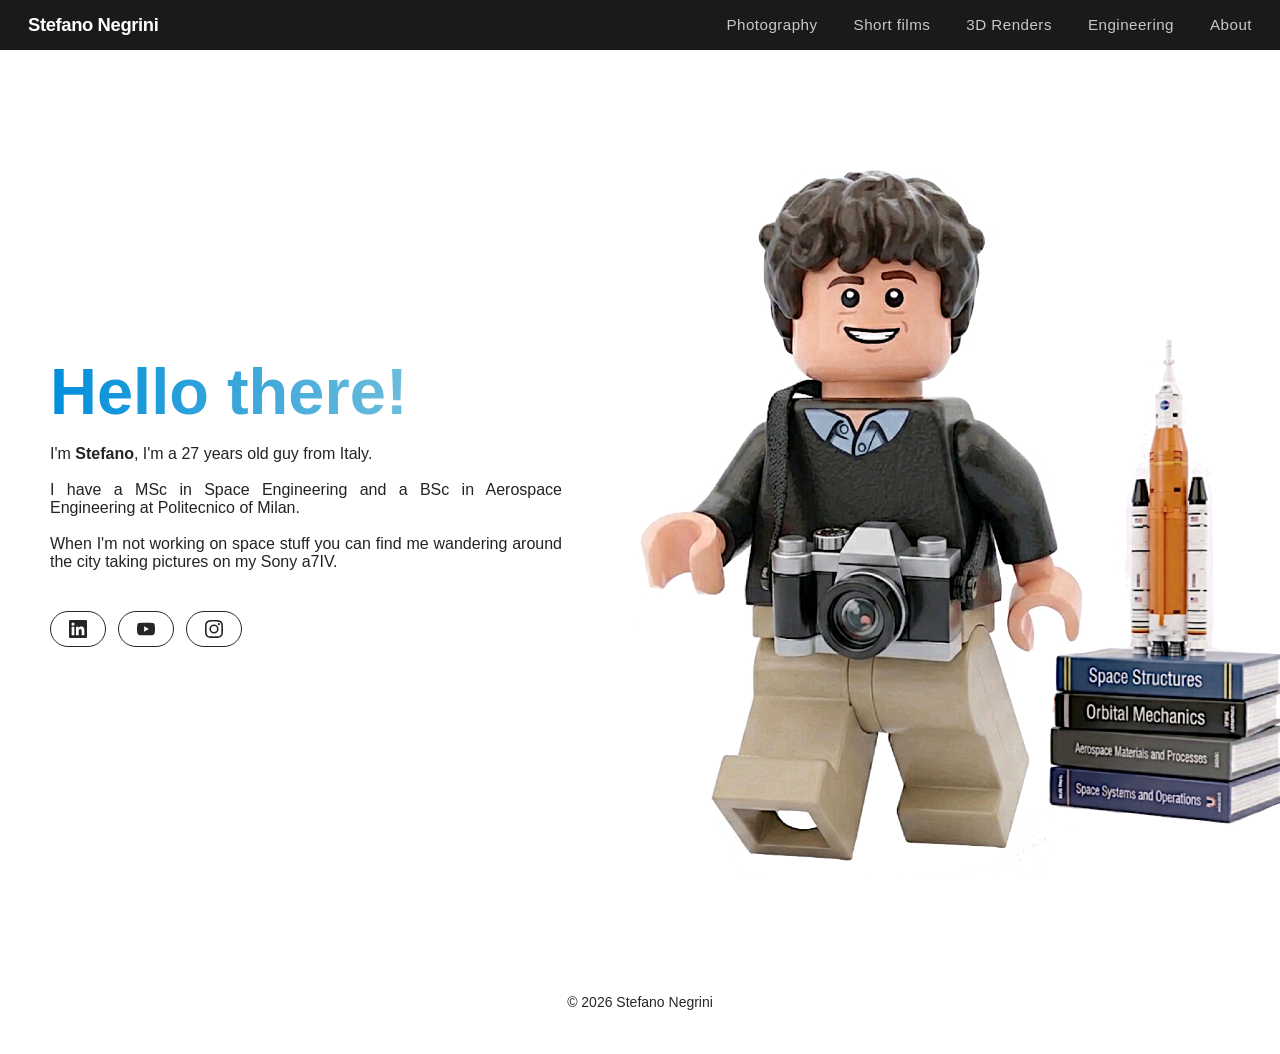
<file: about.html>
<!DOCTYPE html>
<html lang="it">
  <head>
    <meta charset="UTF-8" />
    <meta name="viewport" content="width=device-width, initial-scale=1.0" />
    <title>Stefano Negrini-photography</title>
    <link rel="stylesheet" href="style2.css" />
  </head>
  <body>

    <nav class="navbar">
        <div class="logo">
          <a href="index.html">Stefano Negrini</a>
        </div>

        <button class="menu-toggle" aria-label="Apri menu">
          <span></span>
          <span></span>
          <span></span>
        </button>

        <ul class="navlinks">
          <li><a href="photography.html">Photography</a></li>
          <li><a href="shortfilms.html">Short films</a></li>
          <li><a href="3drenders.html">3D Renders</a></li>
          <li><a href="engineering.html">Engineering</a></li>
          <li><a href="about.html">About</a></li>
        </ul>
    </nav>



    <div class="about-content">
        <div class="about-testo">
            <p class="title-about">Hello there!</p>
            <p class="par-about">
                I'm <b>Stefano</b>, I'm a 27 years old guy from Italy. <br><br>
                I have a MSc in Space Engineering
                and a BSc in Aerospace Engineering at Politecnico of Milan.
                <br><br>
                When I'm not working on space stuff you can find me wandering around
                the city taking pictures on my Sony a7IV.
            </p>



                <div class="social-links">
                  <a href="https://www.linkedin.com/in/stefano-negrini-" target="_blank" class="social-btn" aria-label="LinkedIn">
                    <svg xmlns="http://www.w3.org/2000/svg" width="18" height="18" viewBox="0 0 24 24" fill="currentColor"><path d="M20.447 20.452h-3.554v-5.569c0-1.328-.027-3.037-1.852-3.037-1.853 0-2.136 1.445-2.136 2.939v5.667H9.351V9h3.414v1.561h.046c.477-.9 1.637-1.85 3.37-1.85 3.601 0 4.267 2.37 4.267 5.455v6.286zM5.337 7.433a2.062 2.062 0 0 1-2.063-2.065 2.064 2.064 0 1 1 2.063 2.065zm1.782 13.019H3.555V9h3.564v11.452zM22.225 0H1.771C.792 0 0 .774 0 1.729v20.542C0 23.227.792 24 1.771 24h20.451C23.2 24 24 23.227 24 22.271V1.729C24 .774 23.2 0 22.222 0h.003z"/></svg>
                    
                  </a>
                  <a href="https://www.youtube.com/@stefanonegrini1280" target="_blank" class="social-btn" aria-label="YouTube">
                    <svg xmlns="http://www.w3.org/2000/svg" width="18" height="18" viewBox="0 0 24 24" fill="currentColor"><path d="M23.498 6.186a3.016 3.016 0 0 0-2.122-2.136C19.505 3.545 12 3.545 12 3.545s-7.505 0-9.377.505A3.017 3.017 0 0 0 .502 6.186C0 8.07 0 12 0 12s0 3.93.502 5.814a3.016 3.016 0 0 0 2.122 2.136c1.871.505 9.376.505 9.376.505s7.505 0 9.377-.505a3.015 3.015 0 0 0 2.122-2.136C24 15.93 24 12 24 12s0-3.93-.502-5.814zM9.545 15.568V8.432L15.818 12l-6.273 3.568z"/></svg>
                  
                  </a>
                  <a href="https://www.instagram.com/ste_reoscopic_" target="_blank" class="social-btn" aria-label="Instagram">
                    <svg xmlns="http://www.w3.org/2000/svg" width="18" height="18" viewBox="0 0 24 24" fill="currentColor"><path d="M12 2.163c3.204 0 3.584.012 4.85.07 3.252.148 4.771 1.691 4.919 4.919.058 1.265.069 1.645.069 4.849 0 3.205-.012 3.584-.069 4.849-.149 3.225-1.664 4.771-4.919 4.919-1.266.058-1.644.07-4.85.07-3.204 0-3.584-.012-4.849-.07-3.26-.149-4.771-1.699-4.919-4.92-.058-1.265-.07-1.644-.07-4.849 0-3.204.013-3.583.07-4.849.149-3.227 1.664-4.771 4.919-4.919 1.266-.057 1.645-.069 4.849-.069zM12 0C8.741 0 8.333.014 7.053.072 2.695.272.273 2.69.073 7.052.014 8.333 0 8.741 0 12c0 3.259.014 3.668.072 4.948.2 4.358 2.618 6.78 6.98 6.98C8.333 23.986 8.741 24 12 24c3.259 0 3.668-.014 4.948-.072 4.354-.2 6.782-2.618 6.979-6.98.059-1.28.073-1.689.073-4.948 0-3.259-.014-3.667-.072-4.947-.196-4.354-2.617-6.78-6.979-6.98C15.668.014 15.259 0 12 0zm0 5.838a6.162 6.162 0 1 0 0 12.324 6.162 6.162 0 0 0 0-12.324zM12 16a4 4 0 1 1 0-8 4 4 0 0 1 0 8zm6.406-11.845a1.44 1.44 0 1 0 0 2.881 1.44 1.44 0 0 0 0-2.881z"/></svg>
                    
                  </a>
                </div>          
        </div>
        
        


    
        <img src="foto/gem def3 copia.png">

        
    </div>



    <footer>
      <p>© 2026 Stefano Negrini</p>
    </footer>
     <script src="script2.js"></script>
  </body>
</html>
</file>
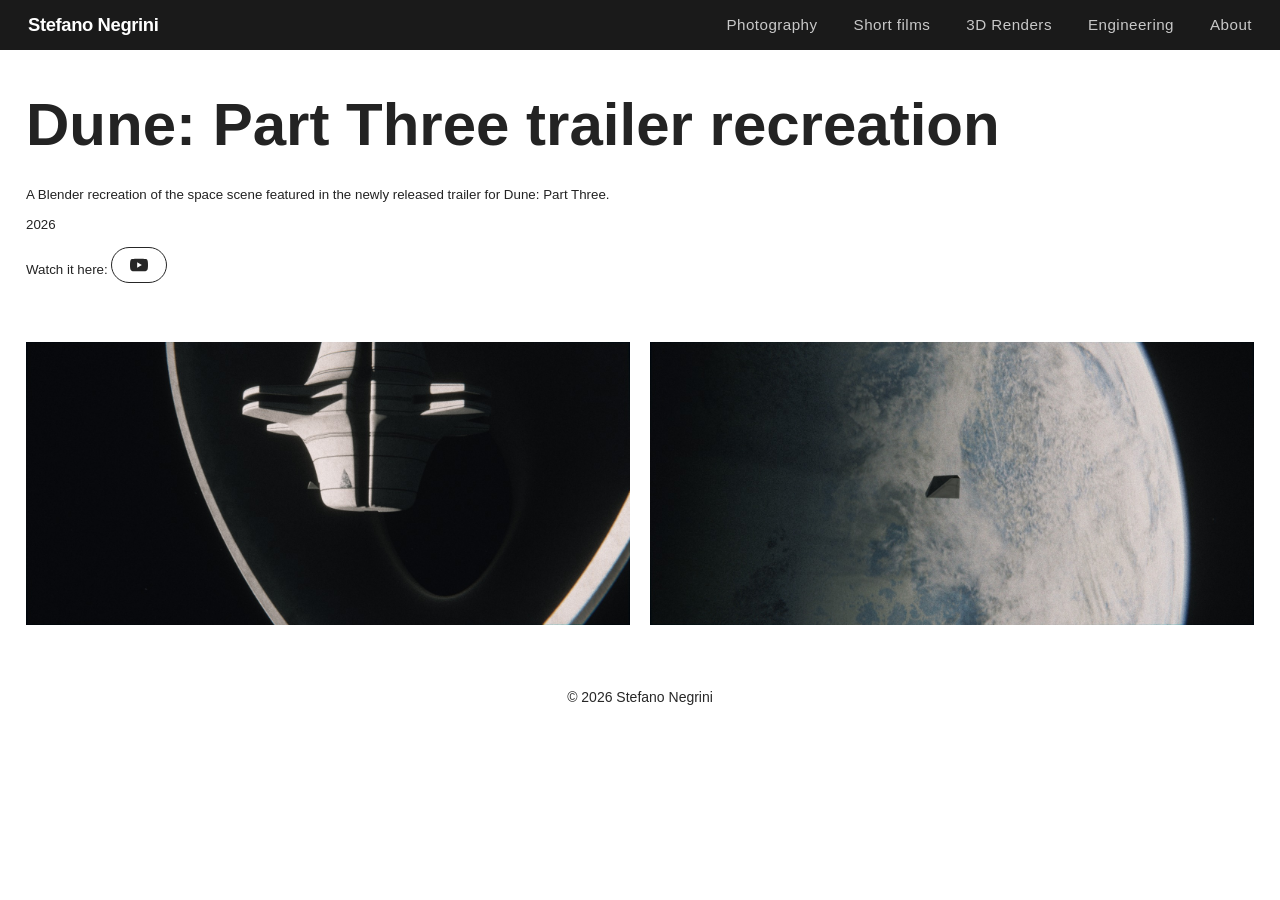
<file: dune.html>
<!DOCTYPE html>
<html lang="it">
  <head>
    <meta charset="UTF-8" />
    <meta name="viewport" content="width=device-width, initial-scale=1.0" />
    <title>Stefano Negrini-3D Renders-Dune</title>
    <link rel="stylesheet" href="style2.css" />
    <link rel="stylesheet" href="3drendersstyle.css" />
  </head>
   <body>

    <nav class="navbar">
      <div class="logo">
        <a href="index.html">Stefano Negrini</a>
      </div>

      <button class="menu-toggle" aria-label="Apri menu">
        <span></span>
        <span></span>
        <span></span>
      </button>

      <ul class="navlinks">
        <li><a href="photography.html">Photography</a></li>
        <li><a href="shortfilms.html">Short films</a></li>
        <li><a href="3drenders.html">3D Renders</a></li>
        <li><a href="engineering.html">Engineering</a></li>
        <li><a href="about.html">About</a></li>
      </ul>
    </nav>





    <main>

        <header class="titoli-render">
        <h1>Dune: Part Three trailer recreation</h1>
        <p><br>A Blender recreation of the space scene featured in the newly released trailer for Dune: Part Three.
            <br><br>2026<br><br>


             Watch it here:
             <a href="https://www.youtube.com/watch?v=t3C8PqL3LYU" target="_blank" class="social-btn" aria-label="YouTube">
                    <svg xmlns="http://www.w3.org/2000/svg" width="18" height="18" viewBox="0 0 24 24" fill="currentColor"><path d="M23.498 6.186a3.016 3.016 0 0 0-2.122-2.136C19.505 3.545 12 3.545 12 3.545s-7.505 0-9.377.505A3.017 3.017 0 0 0 .502 6.186C0 8.07 0 12 0 12s0 3.93.502 5.814a3.016 3.016 0 0 0 2.122 2.136c1.871.505 9.376.505 9.376.505s7.505 0 9.377-.505a3.015 3.015 0 0 0 2.122-2.136C24 15.93 24 12 24 12s0-3.93-.502-5.814zM9.545 15.568V8.432L15.818 12l-6.273 3.568z"/></svg>
                  
                  </a>
            
            <br><br>
        
        
        </p>
        </header>
        
       <div class="cont-render cont-render-dune">
        <img src="foto/render pictures/dune1.jpeg">
        <img src="foto/render pictures/dune2.jpeg">
       </div>


    </main>
    <footer>
      <p>© 2026 Stefano Negrini</p>
    </footer>
    
    <script src="script2.js"></script>
   </body>
</html>
</file>
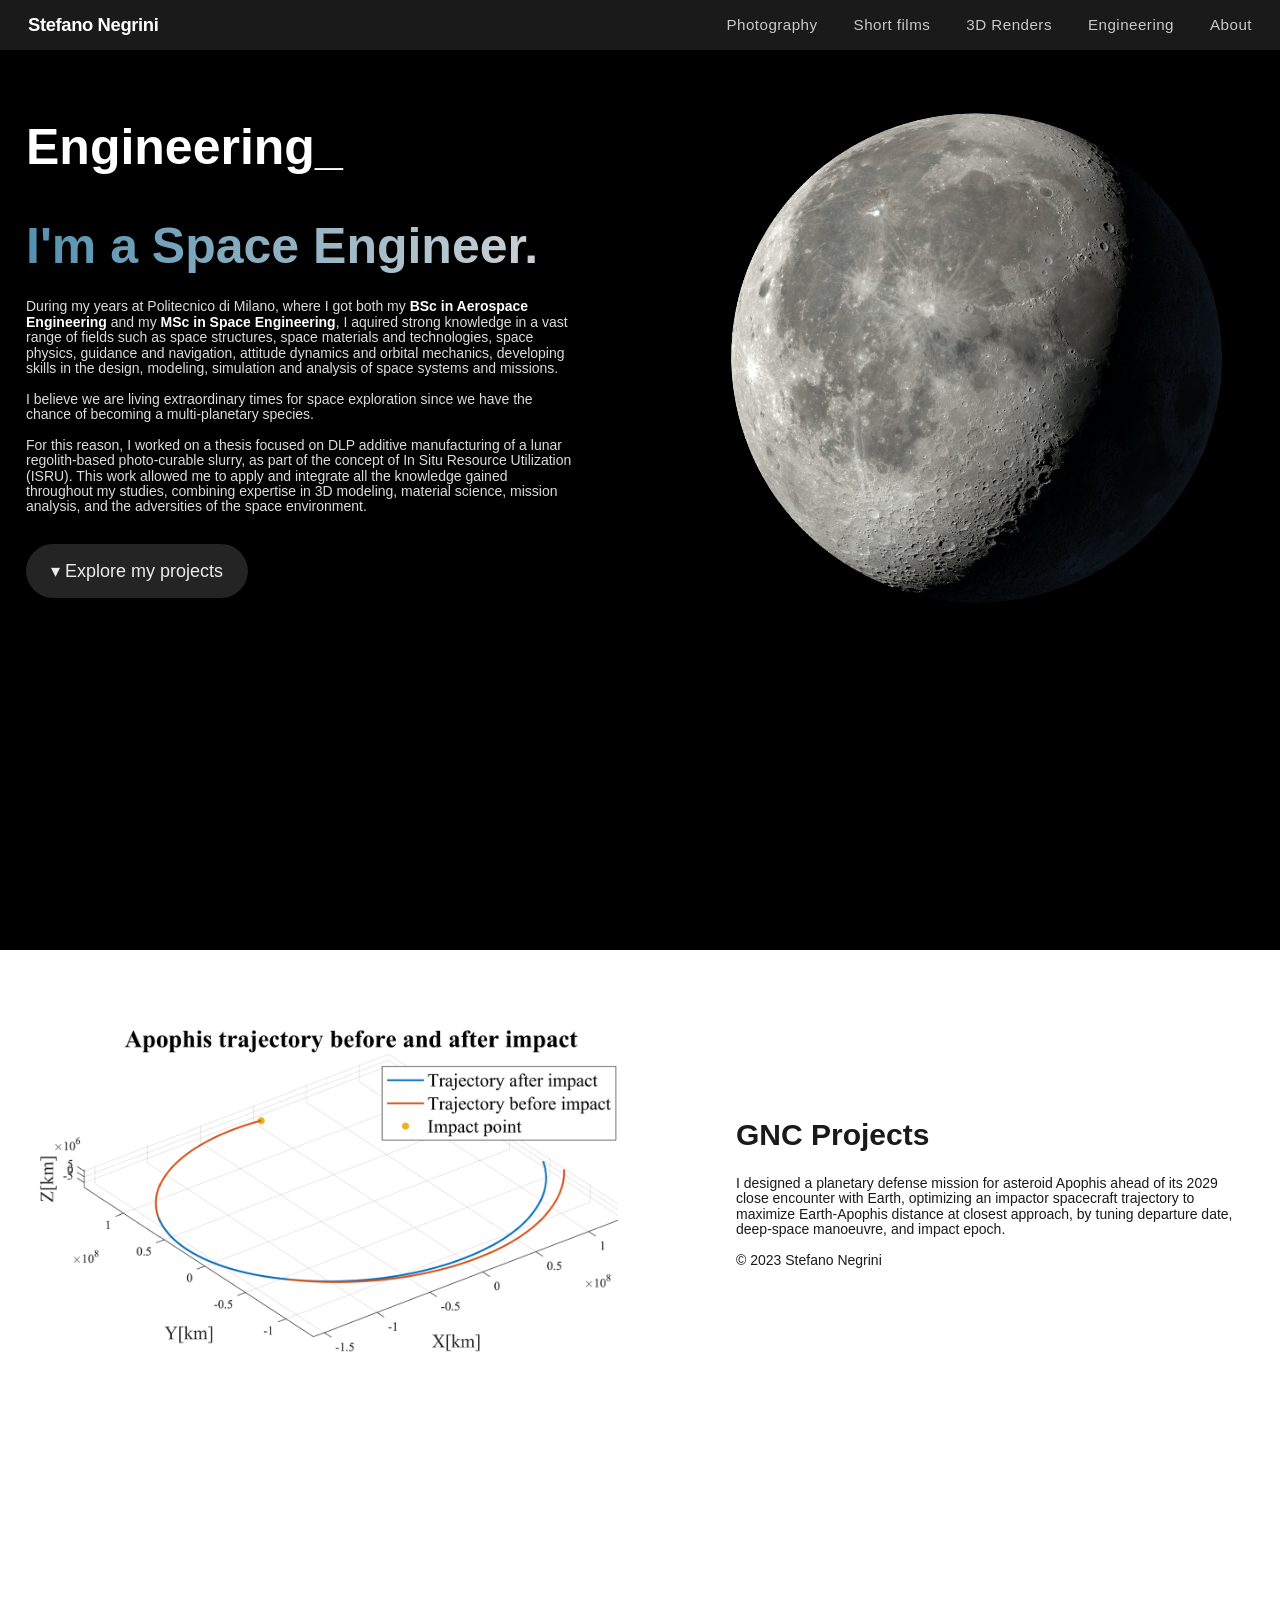
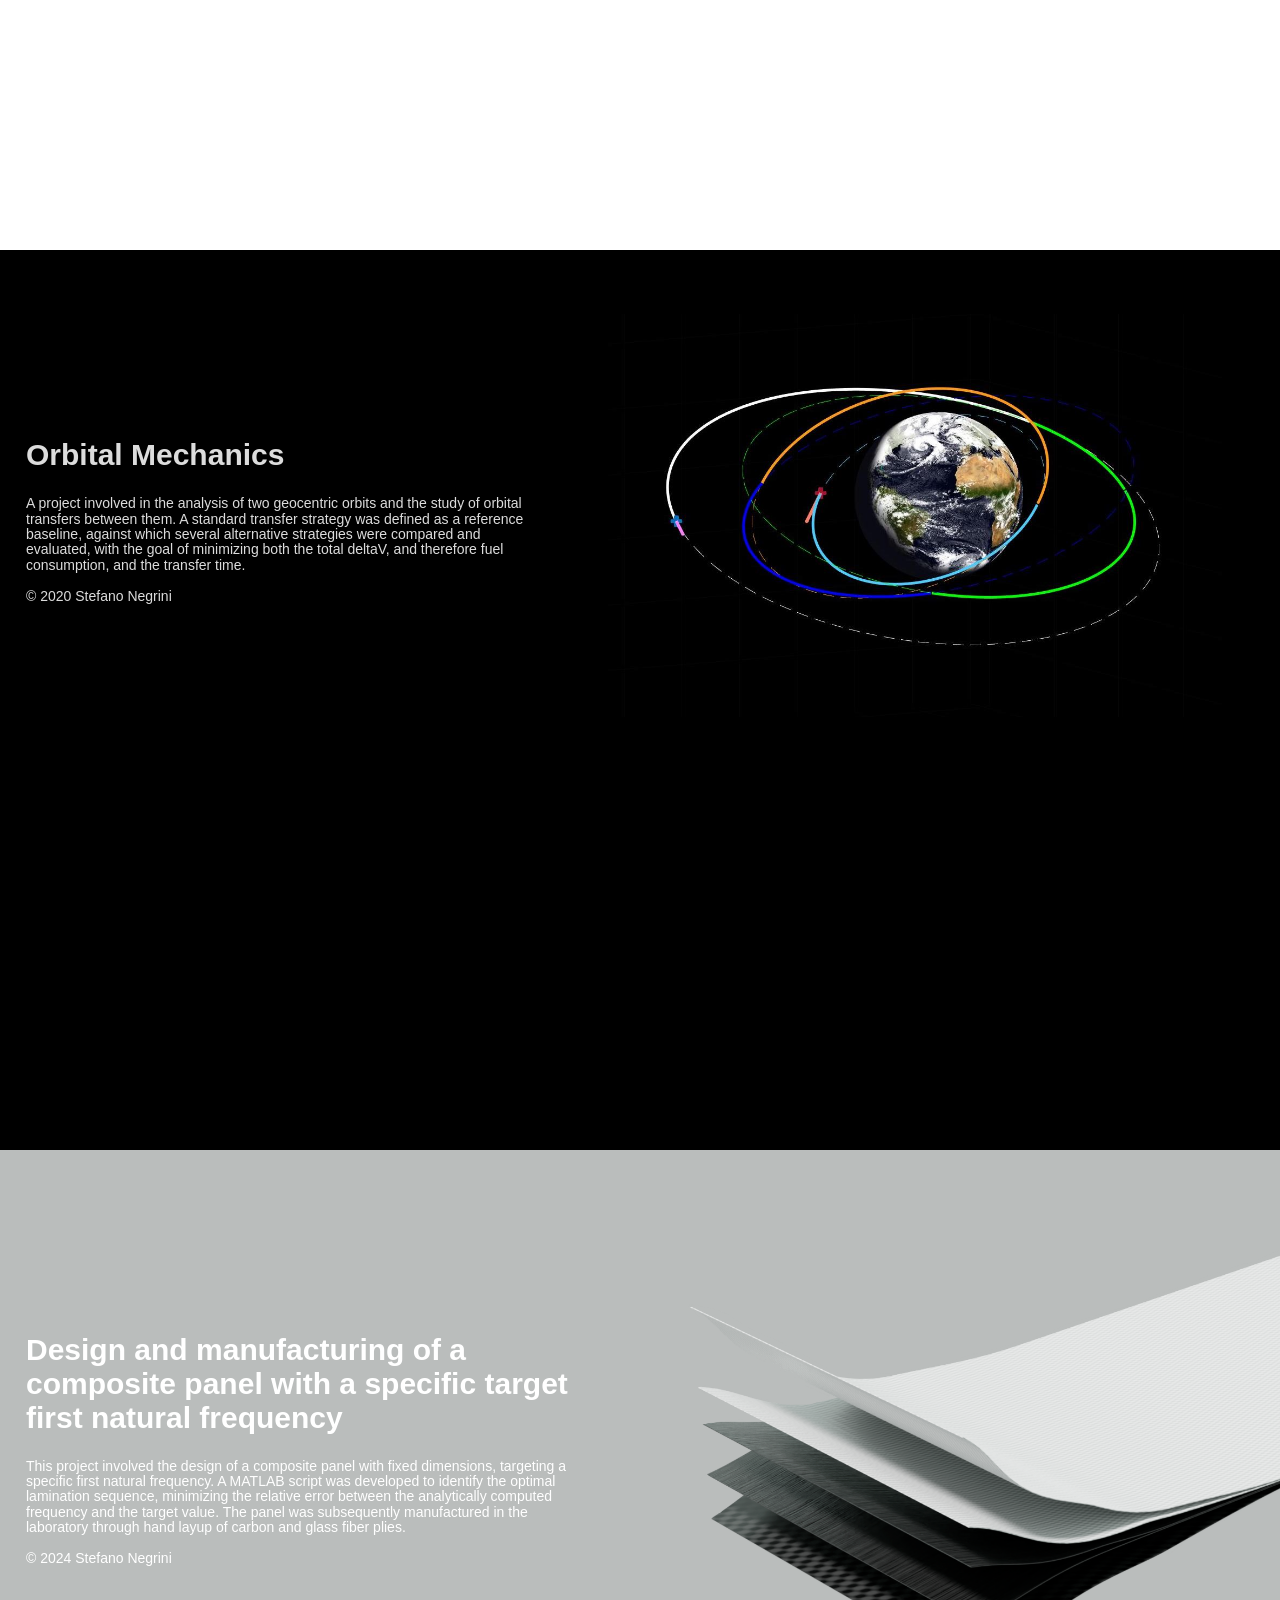
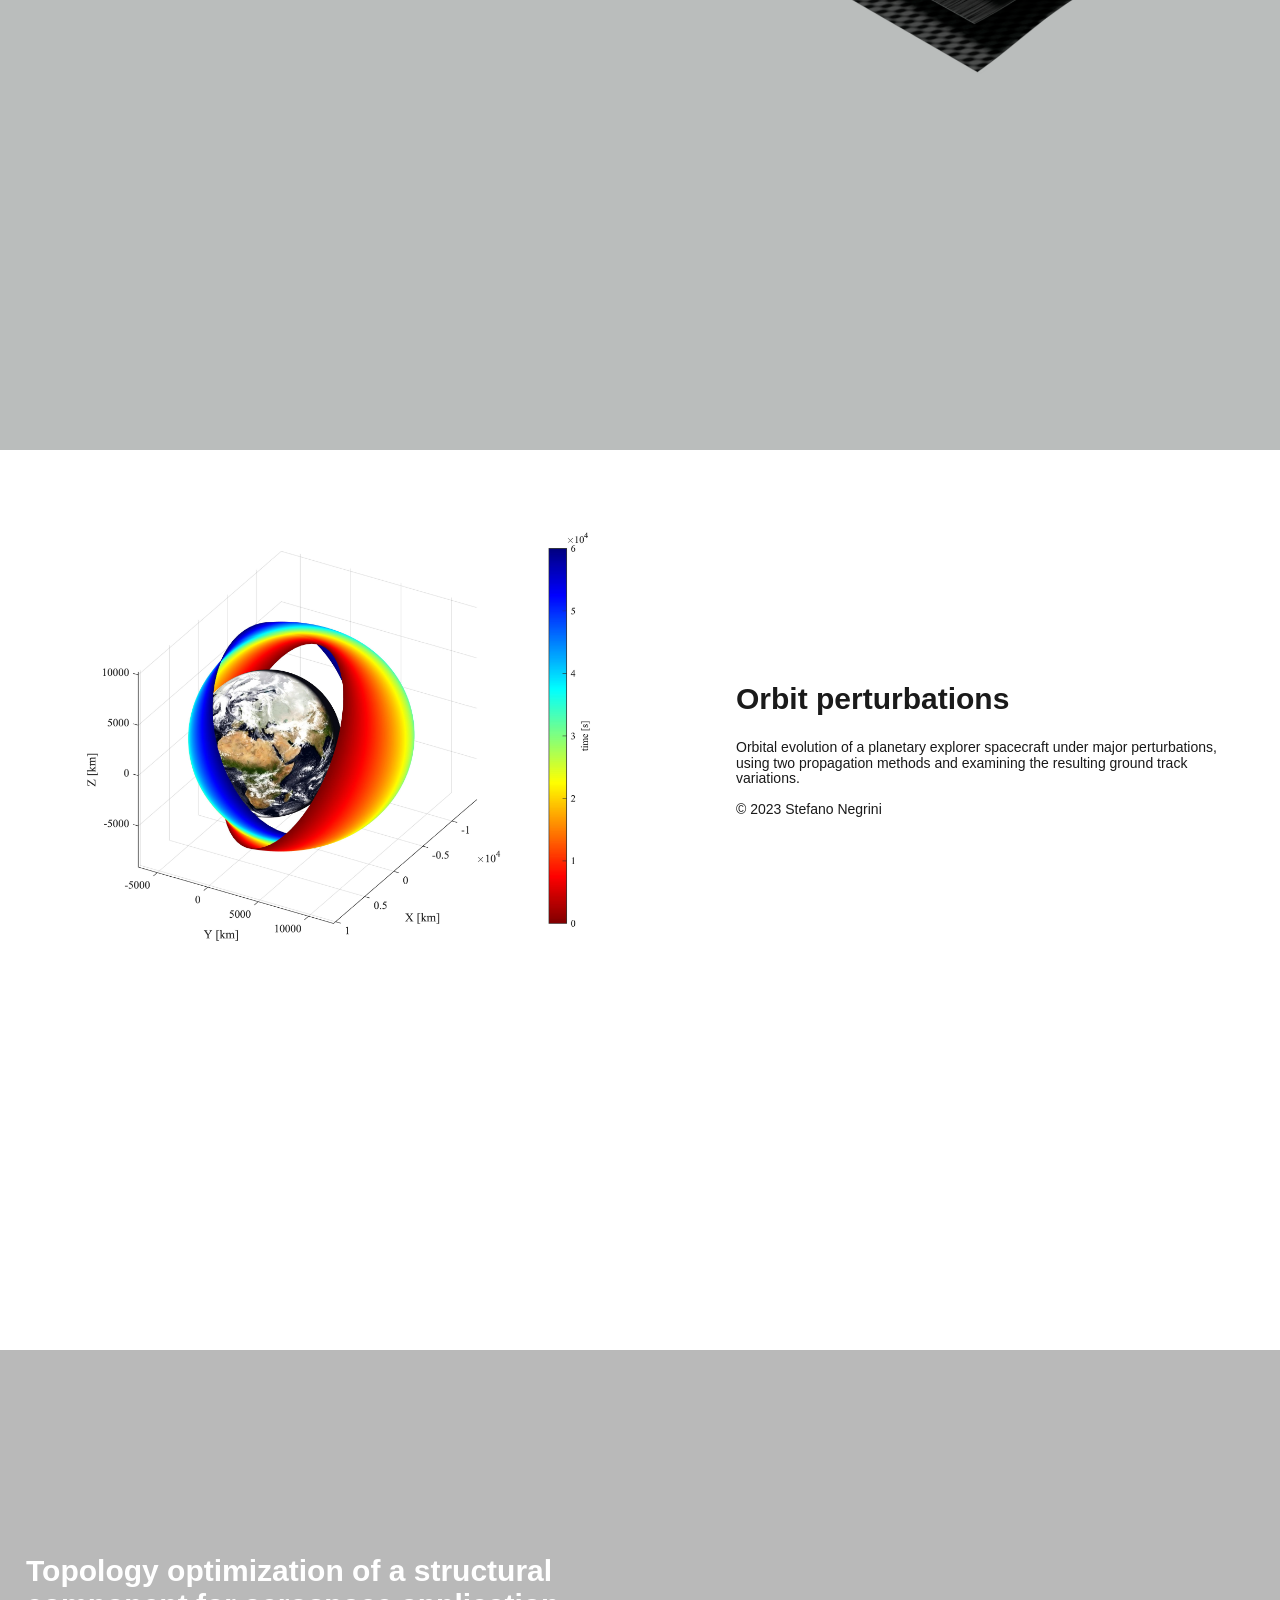
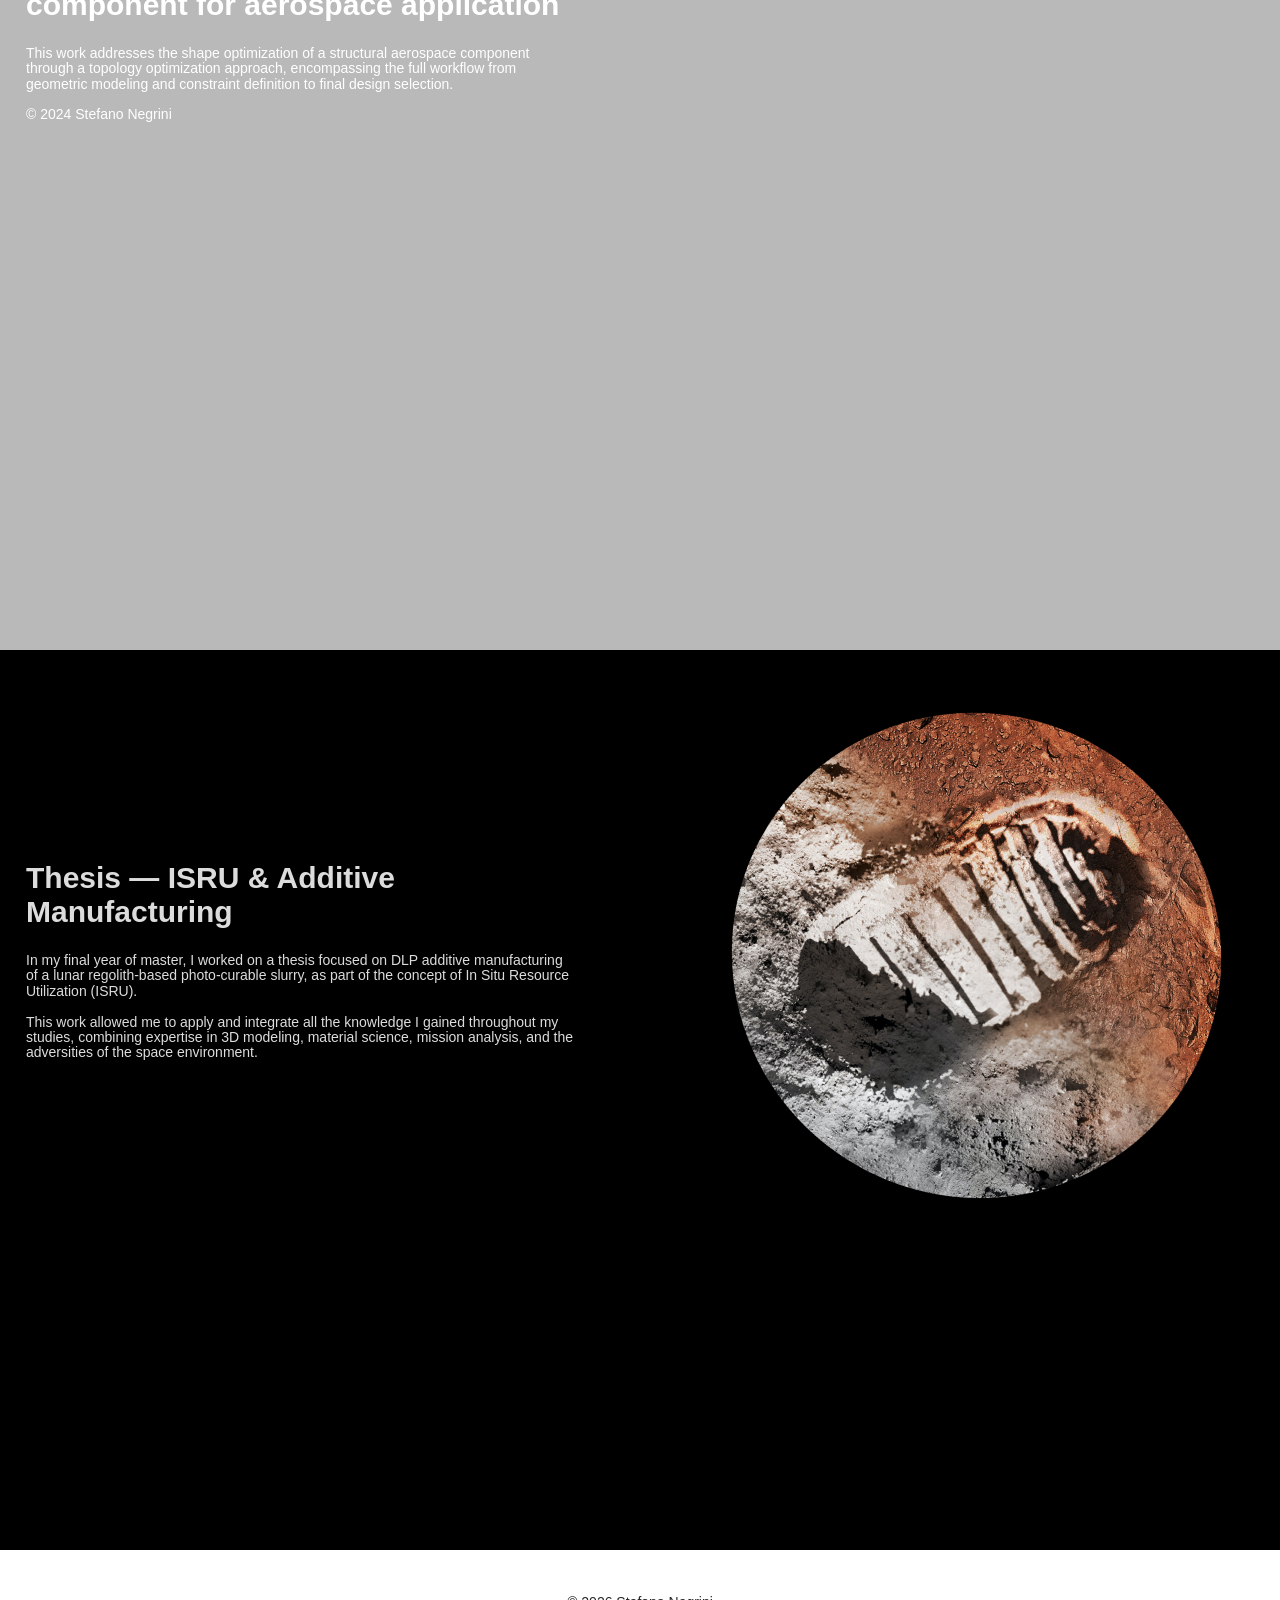
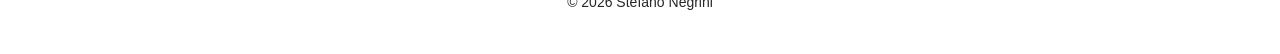
<file: engineering.html>
<!DOCTYPE html>
<html lang="en">
  <head>
    <meta charset="UTF-8" />
    <meta name="viewport" content="width=device-width, initial-scale=1.0" />
    <title>Stefano Negrini - Engineering</title>
    <link rel="stylesheet" href="style2.css" />
    <link rel="stylesheet" href="3drendersstyle.css" />
    <link rel="stylesheet" href="engineering.css" />
    <link rel="stylesheet" href="scrollreveal.css" />
  </head>
  <body>

    <nav class="navbar">
      <div class="logo">
        <a href="index.html">Stefano Negrini</a>
      </div>
      <button class="menu-toggle" aria-label="Open menu">
        <span></span>
        <span></span>
        <span></span>
      </button>
      <ul class="navlinks">
        <li><a href="photography.html">Photography</a></li>
        <li><a href="shortfilms.html">Short films</a></li>
        <li><a href="3drenders.html">3D Renders</a></li>
        <li><a href="engineering.html">Engineering</a></li>
        <li><a href="about.html">About</a></li>
      </ul>
    </nav>

    <main>

      <!-- PAGE TITLE 
      <section class="section-pagetitle">
        <h1 class="page-title">Engineering_</h1>
      </section>-->

      <!-- INTRO + MOON -->
      <section class="section-dark">
        
        <div class="section-inner">
          
          <div class="text-block">
             <h1 class="page-title">Engineering_</h1>
            <h2 class="section-heading-me">I'm a Space Engineer.</h2>
            <p class="par-engineering">
              During my years at Politecnico di Milano, where I got both my <par style="color: white; font-weight: 900;">BSc in Aerospace Engineering</par>
              and my <par style="color: white; font-weight: 900;"> MSc in Space Engineering</par>, I aquired strong knowledge in a vast range of fields
              such as space structures, space materials and technologies, space physics, guidance and navigation, attitude dynamics and orbital mechanics,
              developing skills in the design, modeling, simulation and analysis
              of space systems and missions.<br><br>
              <!--Through hands-on work with tools like ANSYS for CFD analysis, MATLAB/Simulink for system simulation,
              and CAD software for structural and mechanical design, I built the ability to validate analytical models
              through both numerical methods and experimental tests.<br><br> -->
              I believe we are living extraordinary times for space exploration since we have the chance of becoming
              a multi-planetary species.<br><br>
              For this reason, I worked on a thesis focused on DLP additive manufacturing of a lunar
              regolith-based photo-curable slurry, as part of the concept of In Situ Resource Utilization (ISRU).
              This work allowed me to apply and integrate all the knowledge gained throughout my studies,
              combining expertise in 3D modeling, material science, mission analysis, and the adversities
              of the space environment.<br><br>
            </p>

            <button class="button-eng" onclick="document.getElementById('gnc').scrollIntoView({behavior: 'smooth'})">&#9662 Explore my projects
              
            </button>
          </div>
          <img src="foto/moon.png" class="moon-img">
        </div>
      </section>

      <!-- GNC PROJECTS -->
      <section class="section-light" id="gnc">
        <div class="section-inner">
         <img src="foto/E3Deflection.png" class="eng-img"> 
         <div class="text-block">
            <h2 class="section-heading">GNC Projects</h2>
            <p class="par-engineering">
               I designed a planetary defense mission for asteroid Apophis ahead of its 2029 close encounter 
               with Earth, optimizing an impactor spacecraft trajectory to maximize Earth-Apophis distance at 
               closest approach, by tuning departure date, deep-space manoeuvre, and impact epoch.<br><br>© 2023 Stefano Negrini
            </p>
          </div>
          
        </div>
      </section>

       <!-- ORBITAL MECHANICS PROJECTS -->
      <section class="section-dark">
        <div class="section-inner">
          <div class="text-block">
            <h2 class="section-heading">Orbital Mechanics</h2>
            <p class="par-engineering">
              A project involved in the analysis of two geocentric orbits and the study of orbital 
              transfers between them. A standard transfer strategy was 
              defined as a reference baseline, against which several alternative strategies were compared
               and evaluated, with the goal of minimizing both the total deltaV, and therefore fuel consumption, and the transfer time.
               <br><br>© 2020 Stefano Negrini
            </p>
          </div>
          <img src="foto/Efficient_black.jpg" class="eng-img"> 
        </div>
      </section>
      
      
      <section class="section-grey">
              <div class="section-inner">
                <div class="text-block">
                  <h2 class="section-heading">Design and manufacturing of a composite panel with a specific target first natural frequency</h2>
                  <p class="par-engineering">
                    This project involved the design of a composite panel with fixed dimensions,
                     targeting a specific first natural frequency. A MATLAB script was developed to 
                     identify the optimal lamination sequence, minimizing the relative error between
                      the analytically computed frequency and the target value. The panel was subsequently 
                      manufactured in the laboratory through hand layup of carbon and glass fiber plies.
                      <br><br>© 2024 Stefano Negrini
                  </p>
                </div>
                <img src="foto/pannello.png" class="eng-img-panel"> 
                
              </div>
            </section>


            <!-- ORBITAL MECHANICS PROJECTS -->
      <section class="section-light">
        <div class="section-inner">
           <img src="foto/ORBITWOW2.jpg" class="eng-img"> 
          <div class="text-block">
            <h2 class="section-heading">Orbit perturbations</h2>
            <p class="par-engineering">
              Orbital evolution of a planetary explorer spacecraft under major perturbations,
               using two propagation methods and examining the resulting ground track variations.<br><br>© 2023 Stefano Negrini
            </p>
          </div>
         
        </div>
      </section>

      <section class="section-grey2">
              <div class="section-inner">
                <div class="text-block">
                  <h2 class="section-heading">Topology optimization of a structural component for aerospace application</h2>
                  <p class="par-engineering">
                    This work addresses the shape optimization of a structural aerospace component through a topology 
                    optimization approach, encompassing the full workflow from geometric modeling and constraint definition to
                     final design selection.
                     <br><br>© 2024 Stefano Negrini
                  </p>
                </div>
                <img src="foto/pezzo.png" class="eng-img-pezzo"> 
                
              </div>
            </section>
      
      
  


  





      <!-- THESIS -->
      <section class="section-dark">
        <div class="section-inner">
          <div class="text-block">
            <h2 class="section-heading">Thesis — ISRU &amp; Additive Manufacturing</h2>
            <p class="par-engineering">
              In my final year of master, I worked on a thesis focused on DLP additive manufacturing of a lunar
              regolith-based photo-curable slurry, as part of the concept of In Situ Resource Utilization (ISRU).
              <br><br>This work allowed me to apply and integrate all the knowledge I gained throughout my studies,
              combining expertise in 3D modeling, material science, mission analysis, and the adversities
              of the space environment.
            </p>
          </div>
          <img src="foto/foot.png" class="moon-img"> 
          
        </div>
      </section>

    </main>
    <footer>
      <p>© 2026 Stefano Negrini</p>
    </footer>
    
    <script src="script2.js"></script>
    <script src="scrollreveal.js"></script>
    
    
  </body>
</html>
</file>
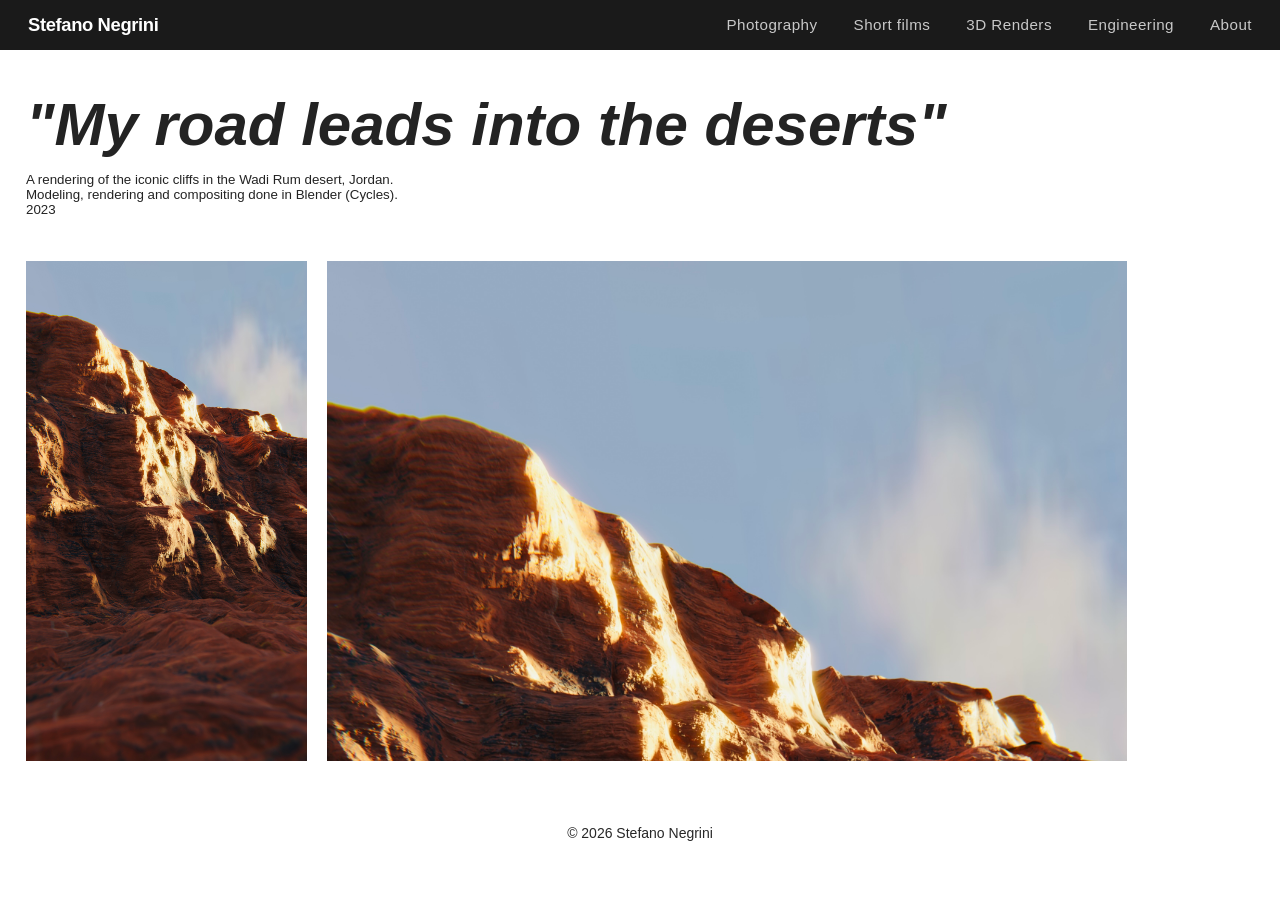
<file: jordan.html>
<!DOCTYPE html>
<html lang="it">
  <head>
    <meta charset="UTF-8" />
    <meta name="viewport" content="width=device-width, initial-scale=1.0" />
    <title>Stefano Negrini-3D Renders-My road leads into the desert</title>
    <link rel="stylesheet" href="style2.css" />
    <link rel="stylesheet" href="3drendersstyle.css" />
  </head>
   <body>

    <nav class="navbar">
      <div class="logo">
        <a href="index.html">Stefano Negrini</a>
      </div>

      <button class="menu-toggle" aria-label="Apri menu">
        <span></span>
        <span></span>
        <span></span>
      </button>

      <ul class="navlinks">
        <li><a href="photography.html">Photography</a></li>
        <li><a href="shortfilms.html">Short films</a></li>
        <li><a href="3drenders.html">3D Renders</a></li>
        <li><a href="engineering.html">Engineering</a></li>
        <li><a href="about.html">About</a></li>
      </ul>
    </nav>





    <main>

        <header class="titoli-render">
        <h1><i>"My road leads into the deserts"</i></h1>
        <p>A rendering of the iconic cliffs in the Wadi Rum desert, Jordan. <br>
        Modeling, rendering and compositing done in Blender (Cycles). <br>
        2023</p>
        </header>
        <!--
        <img src="foto/render pictures/wow.jpg" style="height: 500px; padding-left: 26px; max-width: 100%;">
        <img src="foto/render pictures/wow.jpg" style="width: min(800px, 100 px); height: 500px; padding-left: 30px; object-fit: cover; object-position: top; padding-top: 20px;">
         -->
        <div class="cont-render">
            <img src="foto/render pictures/wow.jpg" style="height: 500px; ">
            <img src="foto/render pictures/wow.jpg" style="height: 500px; width: 800px;">
         

        </div>


    </main>
    

    <footer>
      <p>© 2026 Stefano Negrini</p>
    </footer>
    <script src="script2.js"></script>
   </body>
</html>
</file>
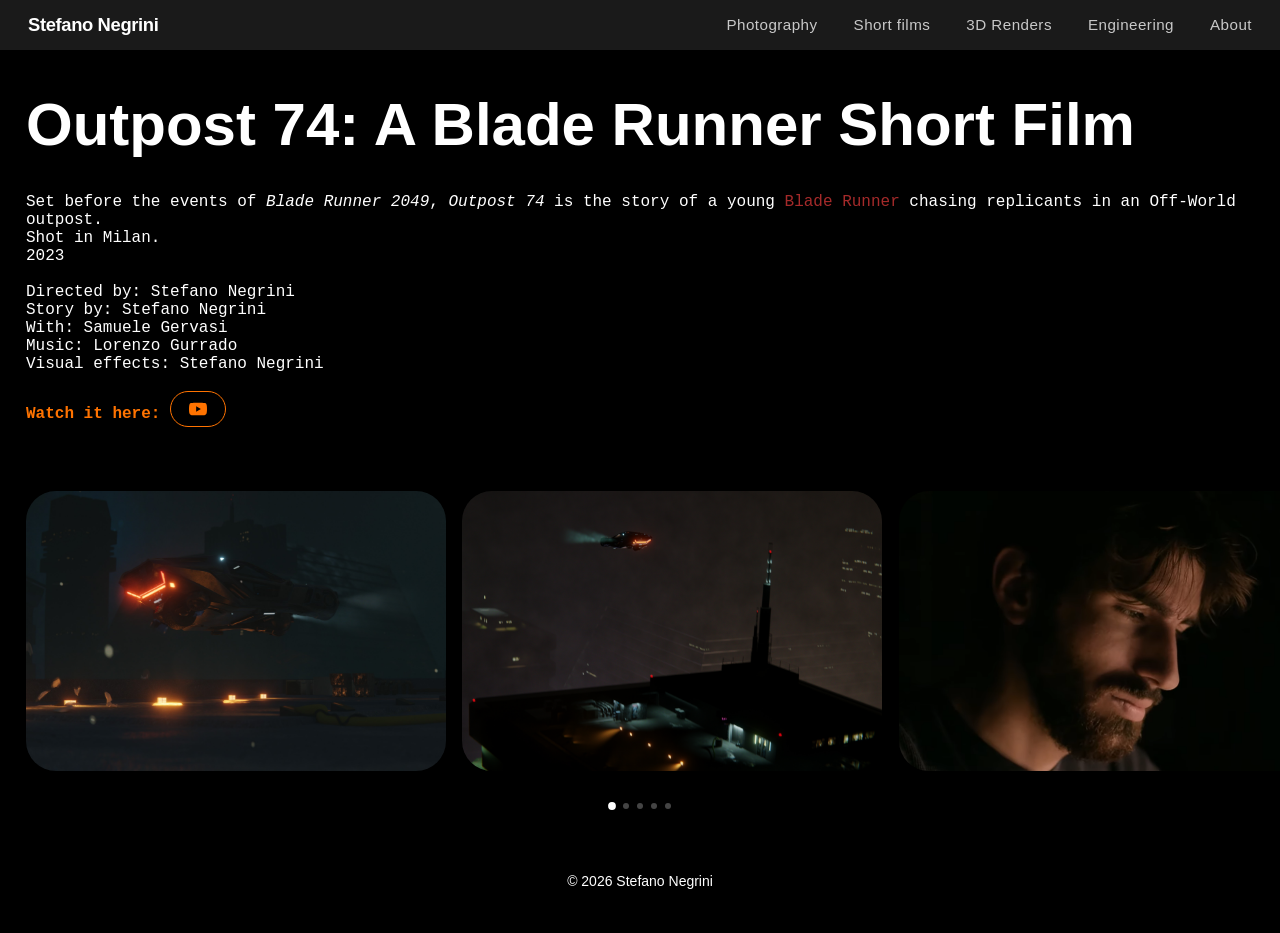
<file: outpost74.html>
<!DOCTYPE html>
<html lang="it">
  <head>

    <meta charset="UTF-8" />
    <meta name="viewport" content="width=device-width, initial-scale=1.0" />
    <title>Stefano Negrini-Outpost 74</title>
    <link rel="stylesheet" href="style2.css" />
    <link rel="stylesheet" href="3drendersstyle.css" />
    <link rel="stylesheet" href="outpost.css" />
        <style>
        body {
            background-color: black;
            
        }
    </style>
  </head>
   <body>

    

    <nav class="navbar">
      <div class="logo">
        <a href="index.html">Stefano Negrini</a>
      </div>

      <button class="menu-toggle" aria-label="Apri menu">
        <span></span>
        <span></span>
        <span></span>
      </button>

      <ul class="navlinks">
        <li><a href="photography.html">Photography</a></li>
        <li><a href="shortfilms.html">Short films</a></li>
        <li><a href="3drenders.html">3D Renders</a></li>
        <li><a href="engineering.html">Engineering</a></li>
        <li><a href="about.html">About</a></li>
      </ul>
    </nav>





    <main>
        

        <header class="titoli-render-bianco">
        <h1>Outpost 74: A Blade Runner Short Film</h1>
        
        <p class="par-bianco "><br>Set before the events of <i>Blade Runner 2049</i>, <i>Outpost 74</i> is the story of a young 
            <par style="color: brown; " >Blade Runner</par> chasing replicants in an Off-World outpost.
            <br> Shot in Milan.<br>2023<br><br>

    

            Directed by: Stefano Negrini <br>
            Story by: Stefano Negrini<br>
            With: Samuele Gervasi<br>
            Music: Lorenzo Gurrado<br>
            Visual effects: Stefano Negrini <br><br>

            <span style="color: rgb(255, 115, 0); font-weight:bold;" >Watch it here:</span>
             <a href="https://www.youtube.com/watch?v=ixHruIanUao&t=30s" target="_blank" class="social-btn social-btn-white" aria-label="YouTube">
                    <svg xmlns="http://www.w3.org/2000/svg" width="18" height="18" viewBox="0 0 24 24" fill="currentColor"><path d="M23.498 6.186a3.016 3.016 0 0 0-2.122-2.136C19.505 3.545 12 3.545 12 3.545s-7.505 0-9.377.505A3.017 3.017 0 0 0 .502 6.186C0 8.07 0 12 0 12s0 3.93.502 5.814a3.016 3.016 0 0 0 2.122 2.136c1.871.505 9.376.505 9.376.505s7.505 0 9.377-.505a3.015 3.015 0 0 0 2.122-2.136C24 15.93 24 12 24 12s0-3.93-.502-5.814zM9.545 15.568V8.432L15.818 12l-6.273 3.568z"/></svg>
                  
                  </a>
            
            <br><br>
        
        
        </p>
        </header>
        

        <div class="gallery" id="gallery">
          <div class="gallery-item" onclick="scrollToItem(this)">
            <img src="foto/render pictures/outpost.jpg" alt="Outpost 74 - 1" draggable="false">
          </div>
          <div class="gallery-item" onclick="scrollToItem(this)">
            <img src="foto/render pictures/outpost2.jpg" alt="Outpost 74 - 2" draggable="false">
          </div>
          <div class="gallery-item" onclick="scrollToItem(this)">
            <img src="foto/render pictures/outpost3.png" alt="Outpost 74 - 2" draggable="false">
          </div>
          <div class="gallery-item" onclick="scrollToItem(this)">
            <img src="foto/render pictures/outpost4.png" alt="Outpost 74 - 2" draggable="false">
          </div>
          <div class="gallery-item" onclick="scrollToItem(this)">
            <img src="foto/render pictures/outpost5.png" alt="Outpost 74 - 2" draggable="false">
          </div>
          <!-- Aggiungi altri .gallery-item qui -->
        </div>

        <div class="gallery-dots" id="gallery-dots"></div>

    </main>
    

    <footer>
      <p> <span style="color: white; " >© 2026 Stefano Negrini</span></p>
    </footer>
    <script src="script2.js"></script>
    <script src="carosello.js"></script>
   </body>
</html>
</file>
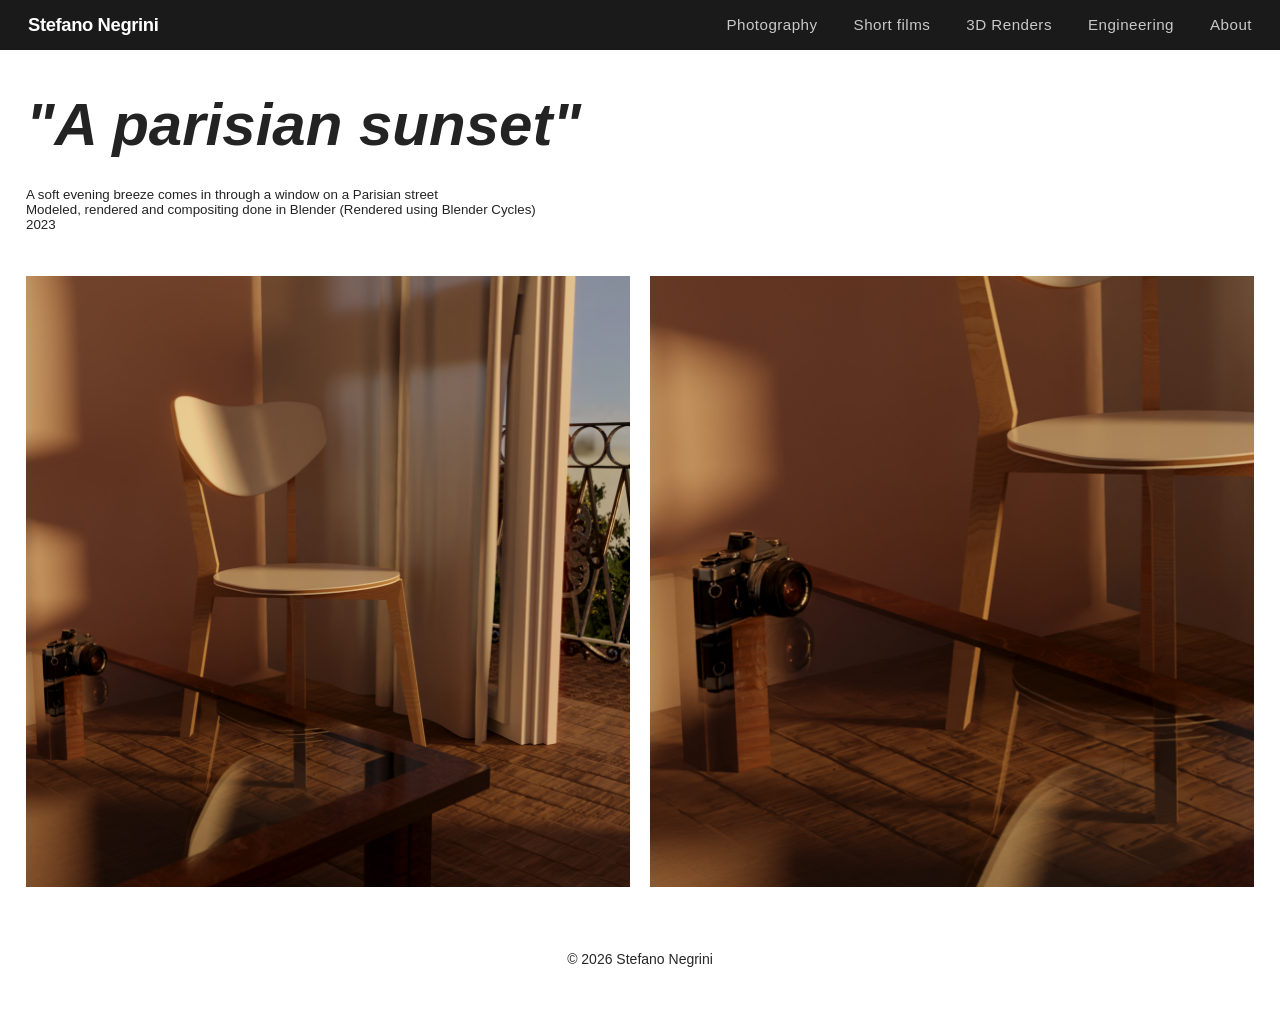
<file: sedia.html>
<!DOCTYPE html>
<html lang="it">
  <head>
    <meta charset="UTF-8" />
    <meta name="viewport" content="width=device-width, initial-scale=1.0" />
    <title>Stefano Negrini-3D Renders-One more thing...</title>
    <link rel="stylesheet" href="style2.css" />
    <link rel="stylesheet" href="3drendersstyle.css" />
  </head>
   <body>

    <nav class="navbar">
      <div class="logo">
        <a href="index.html">Stefano Negrini</a>
      </div>

      <button class="menu-toggle" aria-label="Apri menu">
        <span></span>
        <span></span>
        <span></span>
      </button>

      <ul class="navlinks">
        <li><a href="photography.html">Photography</a></li>
        <li><a href="shortfilms.html">Short films</a></li>
        <li><a href="3drenders.html">3D Renders</a></li>
        <li><a href="engineering.html">Engineering</a></li>
        <li><a href="about.html">About</a></li>
      </ul>
    </nav>





    <main>

        <header class="titoli-render">
        <h1><i>"A parisian sunset"</i></h1>
        <p><br>A soft evening breeze comes in through a window on a Parisian street
            <br> Modeled, rendered and compositing done in Blender (Rendered using Blender Cycles)<br>2023</p>
        </header>
        
        <div class="cont-render cont-render-dune">
           <img src="foto/render pictures/sedia.png" >
           <img src="foto/render pictures/sediazoom.png" >
         

        </div>


    </main>
    <footer>
      <p>© 2026 Stefano Negrini</p>
    </footer>
    
    <script src="script2.js"></script>
   </body>
</html>
</file>
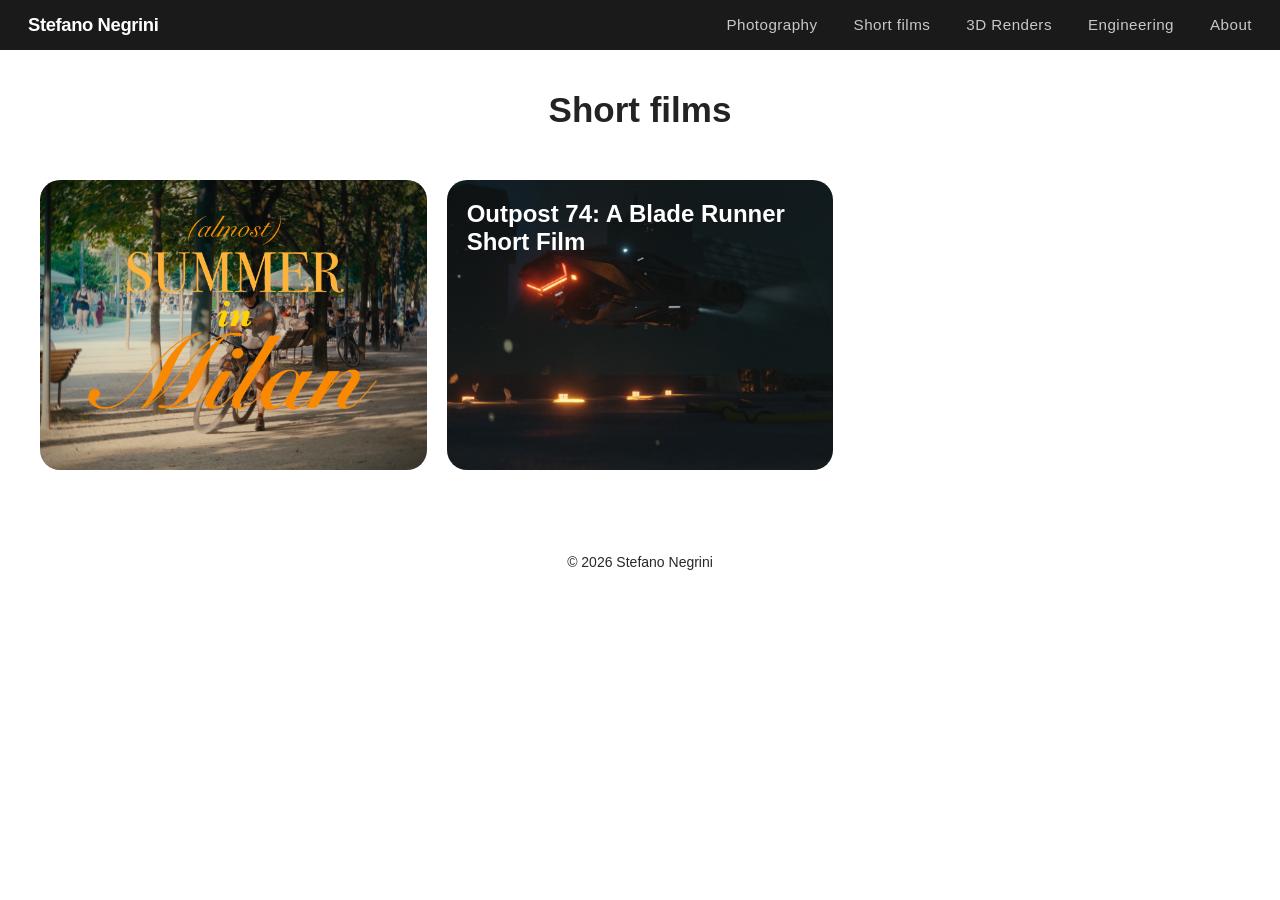
<file: shortfilms.html>
<!DOCTYPE html>
<html lang="it">
  <head>
    <meta charset="UTF-8" />
    <meta name="viewport" content="width=device-width, initial-scale=1.0" />
    <title>Stefano Negrini-Short films</title>
    <link rel="stylesheet" href="style2.css" />
  </head>
   <body>

    <nav class="navbar">
      <div class="logo">
        <a href="index.html">Stefano Negrini</a>
      </div>

      <button class="menu-toggle" aria-label="Apri menu">
        <span></span>
        <span></span>
        <span></span>
      </button>

      <ul class="navlinks">
        <li><a href="photography.html">Photography</a></li>
        <li><a href="shortfilms.html">Short films</a></li>
        <li><a href="3drenders.html">3D Renders</a></li>
        <li><a href="engineering.html">Engineering</a></li>
        <li><a href="about.html">About</a></li>
      </ul>
    </nav>

    <header>
        <h1>Short films</h1>
    </header>


    <main>
        <div class="griglia-render">

        

            <div class="render-project">
               
                <img src="foto/summer in milan.png" alt="render1"/>
                
               
            </div>

            <div class="render-project">
                <a href="outpost74.html">
                <img src="foto/render pictures/outpost.jpg" style="object-position: bottom;"    alt="render1" />
                <h2>Outpost 74: A Blade Runner Short Film</h2>
                </a>
               
            </div>

            <!--
            <div class="render-project">
               
                <img src="foto/render.png" alt="render1"/>
                <h2>Sedia</h2>
               
            </div>
            -->

        </div>

    </main>
    <footer>
      <p>© 2026 Stefano Negrini</p>
    </footer>
    <script src="script2.js"></script>
   </body>
</html>
</file>
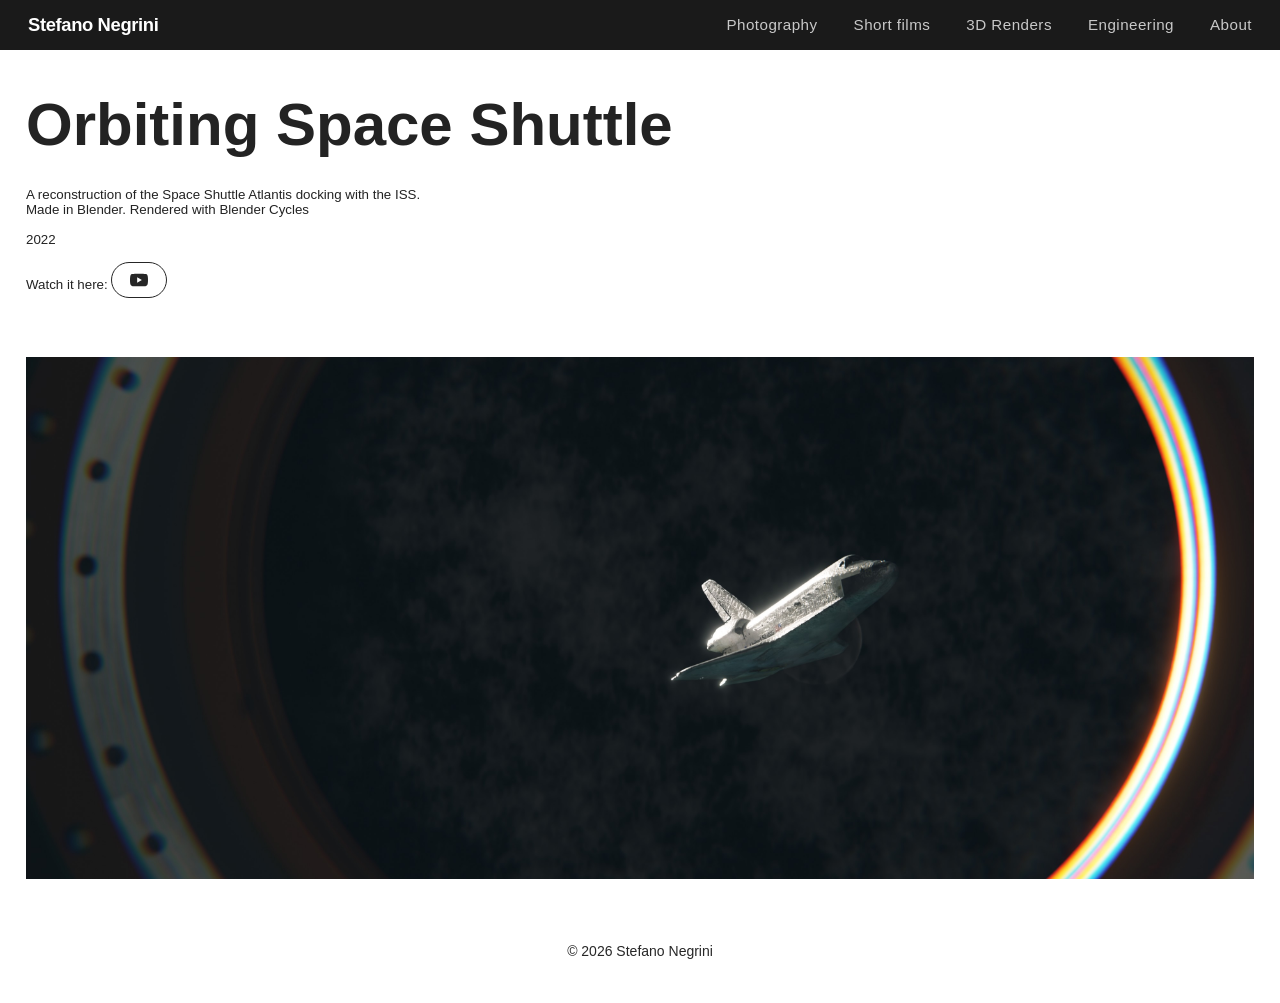
<file: shuttle.html>
<!DOCTYPE html>
<html lang="it">
  <head>
    <meta charset="UTF-8" />
    <meta name="viewport" content="width=device-width, initial-scale=1.0" />
    <title>Stefano Negrini-3D Renders-Shuttle</title>
    <link rel="stylesheet" href="style2.css" />
    <link rel="stylesheet" href="3drendersstyle.css" />
  </head>
   <body>

    <nav class="navbar">
      <div class="logo">
        <a href="index.html">Stefano Negrini</a>
      </div>

      <button class="menu-toggle" aria-label="Apri menu">
        <span></span>
        <span></span>
        <span></span>
      </button>

      <ul class="navlinks">
        <li><a href="photography.html">Photography</a></li>
        <li><a href="shortfilms.html">Short films</a></li>
        <li><a href="3drenders.html">3D Renders</a></li>
        <li><a href="engineering.html">Engineering</a></li>
        <li><a href="about.html">About</a></li>
      </ul>
    </nav>





    <main>

        <header class="titoli-render">
        <h1>Orbiting Space Shuttle</h1>
        <p class=""><br>A reconstruction of the Space Shuttle Atlantis docking with the ISS.<br>
            Made in Blender. Rendered with Blender Cycles
            <br><br>2022<br><br>


             Watch it here:
             <a href="https://www.youtube.com/watch?v=ijhGIL8aoy0" target="_blank" class="social-btn" aria-label="YouTube">
                    <svg xmlns="http://www.w3.org/2000/svg" width="18" height="18" viewBox="0 0 24 24" fill="currentColor"><path d="M23.498 6.186a3.016 3.016 0 0 0-2.122-2.136C19.505 3.545 12 3.545 12 3.545s-7.505 0-9.377.505A3.017 3.017 0 0 0 .502 6.186C0 8.07 0 12 0 12s0 3.93.502 5.814a3.016 3.016 0 0 0 2.122 2.136c1.871.505 9.376.505 9.376.505s7.505 0 9.377-.505a3.015 3.015 0 0 0 2.122-2.136C24 15.93 24 12 24 12s0-3.93-.502-5.814zM9.545 15.568V8.432L15.818 12l-6.273 3.568z"/></svg>
                  
                  </a>
            
            <br><br>
        
        
        </p>
        </header>
        
        <div class="cont-render">
           <img src="foto/render pictures/shuttle.jpg" style="width: 100%;">
           
         

        </div>


    </main>
    <footer>
      <p>© 2026 Stefano Negrini</p>
    </footer>
    
    <script src="script2.js"></script>
   </body>
</html>
</file>
<file: style2.css>
/* ============================================
   STEFANO NEGRINI — style.css (responsive)
   ============================================ */

/* colori e font generali */

body {
  background-color: #ffffff;
  color: #232323;
  font-family: Arial, Helvetica, sans-serif;
  margin: 0;
  padding: 0;
}

/* ---- NAVBAR ---- */

.navbar {
  display: flex;
  justify-content: space-between;
  align-items: center;
  background-color: #1a1a1a;
  color: #ffffff;
  padding: 14px 28px;
  position: sticky;
  top: 0;
  z-index: 100;
  transition: transform 0.3s ease;
}

.navlinks {
  list-style: none;
  display: flex;
  gap: 36px;
  margin: 0;
  padding: 0;
}

.navlinks a {
  color: #c8c8c8;
  text-decoration: none;
  font-size: 0.95rem;
  letter-spacing: 0.03em;
  transition: color 0.2s ease;
}

.navlinks a:hover {
  color: #ffffff;
}

.logo a {
  text-decoration: none;
  font-weight: 800;
  font-size: 1.15rem;
  letter-spacing: -0.02em;
  color: #ffffff;
}

/* Hamburger — nascosto su desktop */
.menu-toggle {
  display: none;
  flex-direction: column;
  gap: 5px;
  cursor: pointer;
  background: none;
  border: none;
  padding: 4px;
}

.menu-toggle span {
  width: 24px;
  height: 2px;
  background-color: #ffffff;
  display: block;
  border-radius: 2px;
  transition: transform 0.3s ease, opacity 0.3s ease;
}

.navbar-nascosta {
  transform: translateY(-100%);
}


/* ---- HEADER ---- */

header {
  text-align: center;
  padding: clamp(20px, 5vw, 40px) 20px 10px;
}

h1 {
  font-size: clamp(24px, 5vw, 35px);
  margin: 0;
}

.sottotitolo {
  color: #1e1e1e;
  font-size: clamp(14px, 2vw, 18px);
  margin-top: 3px;
}

.sottotitolo2 {
  color: #1e1e1e;
  font-size: clamp(14px, 2vw, 18px);
  margin-top: 10px;
  margin-left: 20px;
}


/* ---- SEZIONI ---- */

section {
  padding: clamp(30px, 5vw, 60px) clamp(20px, 4vw, 40px);
  border-bottom: 1px solid #222;
}

h2 {
  font-size: clamp(18px, 3vw, 24px);
  margin-bottom: 30px;
  color: #262626;
}

h3 {
  font-size: clamp(22px, 4vw, 30px);
  margin-bottom: 0px;
  margin-left: 20px;
  color: #262626;
}

footer {
  text-align: center;
  padding: 30px;
  color: #272727;
  font-size: 14px;
}


/* ---- CATEGORIE (home) ---- */

.categorie {
  display: grid;
  grid-template-columns: repeat(3, 1fr);
  gap: 20px;
  padding: clamp(20px, 4vw, 40px);
}

.categoria {
  position: relative;
  transition: transform 0.35s;
  opacity: 0;
  transform: translateY(30px);
  transition: opacity 0.8s ease, transform 0.6s ease;
}

/* Stato finale: visibili */
.categoria.visible {
  opacity: 1;
  transform: translateY(0);
}



.categoria img {
  width: 100%;
  aspect-ratio: 3/4;
  object-fit: cover;
  display: block;
  border-radius: 20px;
}

.categoria:hover {
  transform: scale(1.03);
  z-index: 2;
}

.categoria h2 {
  position: absolute;
  top: 20px;
  left: 20px;
  color: white;
  margin: 0;
}


/* ---- ABOUT ---- */

.about-content {
  position: relative;
  display: flex;
  align-items: stretch;
  min-height: 100vh;
  overflow: hidden;
}

.about-content img {
  position: absolute;
  top: 0;
  right: 0;
  width: 60%;
  height: 100%;
  object-fit: cover;
  object-position: center;
  flex-shrink: 0;
}

.about-content::after {
  content: '';
  position: absolute;
  top: 0;
  left: 0;
  width: 55%;
  height: 100%;
  background: linear-gradient(to right, var(--bg-color, #fff) 70%, transparent);
  pointer-events: none;
  z-index: 1;
}

.about-testo {
  position: relative;
  z-index: 2;
  width: 40%;
  margin-left: 50px;
  margin-right: 50px;
  display: flex;
  flex-direction: column;
  justify-content: center;
}

.title-about {
  font-size: 65px;
  font-weight: 700;
  margin: 0;
  background: linear-gradient(to right, #018eda, #9bd1dd);
  -webkit-text-fill-color: transparent;
  -webkit-background-clip: text;
}

.par-about {
  text-align: justify;
  text-justify: inter-word;
}


/* ---- GALLERIA FOTO ---- */

.image-container {
  display: grid;
  grid-template-columns: repeat(3, 1fr);
  gap: 12px;
  padding: clamp(20px, 4vw, 40px);
}

.image img {
  width: 100%;
  aspect-ratio: 3/2;
  object-fit: cover;
  cursor: pointer;
  transition: transform 0.35s ease;
}

.image img:hover {
  transform: scale(1.03);
  z-index: 2;
}


/* ---- LIGHTBOX ---- */

.lightbox {
  display: none;
  position: fixed;
  top: 0; left: 0;
  width: 100%; height: 100%;
  background: rgba(0, 0, 0, 0.9);
  justify-content: center;
  align-items: center;
  z-index: 1000;
}

.lightbox.attivo {
  display: flex;
}

.lightbox img {
  max-width: 90%;
  max-height: 90%;
  object-fit: contain;
}

.chiudi {
  position: absolute;
  top: 20px; right: 30px;
  color: white;
  font-size: 30px;
  cursor: pointer;
}


/* ---- GRIGLIA RENDER ---- */

.griglia-render {
  display: grid;
  grid-template-columns: repeat(3, 1fr);
  gap: 20px;
  padding: clamp(20px, 4vw, 40px);
}

.render-project {
  position: relative;
  transition: transform 0.35s;
}

.render-project img {
  width: 100%;
  aspect-ratio: 4/3;
  object-fit: cover;
  display: block;
  border-radius: 20px;
}

.render-project:hover {
  transform: scale(1.03);
  z-index: 2;
}

.render-project h2 {
  position: absolute;
  top: 20px;
  left: 20px;
  color: white;
  margin: 0;
}

.render-project.nascosta {
  display: none;
}


/* ---- FILTRI GALLERIA ---- */

.filters-wrapper-col {
  display: flex;
  flex-direction: column;
  align-items: center;
  gap: 12px;
  padding: 20px clamp(20px, 4vw, 40px) 0;
}

.filtri-citta {
  display: flex;
  justify-content: center;
}

.select-citta {
  background-color: #ffffff;
  border: 1px solid #d0d0d0;
  color: #262626;
  padding: 7px 32px 7px 16px;
  border-radius: 999px;
  cursor: pointer;
  font-family: Arial, Helvetica, sans-serif;
  font-size: 14px;
  appearance: none;
  background-image: url("data:image/svg+xml,%3Csvg xmlns='http://www.w3.org/2000/svg' width='12' height='12' viewBox='0 0 12 12'%3E%3Cpath fill='%23262626' d='M6 8L1 3h10z'/%3E%3C/svg%3E");
  background-repeat: no-repeat;
  background-position: right 12px center;
}

.select-citta:focus {
  outline: none;
  background-color: #262626;
  color: #ffffff;
  background-image: url("data:image/svg+xml,%3Csvg xmlns='http://www.w3.org/2000/svg' width='12' height='12' viewBox='0 0 12 12'%3E%3Cpath fill='%23ffffff' d='M6 8L1 3h10z'/%3E%3C/svg%3E");
}

.filters-row {
  display: flex;
  align-items: center;
  justify-content: center;
  gap: 12px;
  flex-wrap: wrap;
  padding: 0;
  width: 100%;
}

.pill-bar {
  position: relative;
  display: inline-flex;
  align-items: center;
  background: rgb(235, 235, 235);
  border-radius: 999px;
  padding: 4px;
  gap: 2px;
}

.pill-indicator {
  position: absolute;
  border-radius: 999px;
  background: #a6a6a6;
  transition: left 0.22s cubic-bezier(.4, 0, .2, 1),
              width 0.22s cubic-bezier(.4, 0, .2, 1),
              top 0.22s cubic-bezier(.4, 0, .2, 1),
              height 0.22s cubic-bezier(.4, 0, .2, 1);
  pointer-events: none;
}

.filtro {
  position: relative;
  z-index: 1;
  border: none;
  background: transparent;
  color: #666666;
  padding: 7px 18px;
  border-radius: 999px;
  cursor: pointer;
  font-family: Arial, Helvetica, sans-serif;
  font-size: 14px;
  transition: color 0.18s;
  white-space: nowrap;
}

.filtro:hover {
  color: #232323;
}

.filtro.attivo-filtro {
  color: #ffffff;
  font-weight: 600;
}

.image.nascosta {
  display: none;
}

.filtri-wrapper {
  position: relative;
}

.filtri-wrapper::after {
  content: '';
  position: absolute;
  right: 0;
  top: 0;
  height: 100%;
  width: 40px;
  background: linear-gradient(to right, transparent, #ffffff);
  pointer-events: none;
  transition: opacity 0.3s;
}

.filtri-wrapper.scrolled::after {
  opacity: 0;
}


/* ---- SOCIAL BUTTONS (about) ---- */

.social-links {
  display: flex;
  gap: 12px;
  margin-top: 24px;
  flex-wrap: wrap;
  position: relative;
  z-index: 2;
}

.social-btn {
  display: inline-flex;
  align-items: center;
  gap: 8px;
  padding: 8px 18px;
  border: 1px solid #262626;
  border-radius: 20px;
  color: #262626;
  text-decoration: none;
  font-family: Arial, Helvetica, sans-serif;
  font-size: 14px;
  transition: background 0.25s, color 0.25s;
}

.social-btn:hover {
  background: #262626;
  color: #ffffff;
}


/* ============================================
   MEDIA QUERIES
   ============================================ */

/* --- TABLET (max 1024px) --- */
@media (max-width: 1024px) {
  .categorie {
    grid-template-columns: repeat(2, 1fr);
  }

  .griglia-render {
    grid-template-columns: repeat(2, 1fr);
  }

  .image-container {
    grid-template-columns: repeat(2, 1fr);
  }

  .about-content img {
    width: 50%;
  }

  .about-testo {
    width: 55%;
    padding: clamp(30px, 4vw, 60px);
  }
}


/* --- MOBILE (max 768px) --- */
@media (max-width: 768px) {

  body {
    overflow-x: hidden;
  }

  /* Navbar */
  .menu-toggle {
    display: flex;
  }

  .navlinks {
    display: none;
    flex-direction: column;
    gap: 0;
    position: absolute;
    top: 100%;
    height: 100vh;
    left: 0;
    right: 0;
    background-color: #1a1a1a;
    padding: 16px 0 28px;
    animation: slideDown 0.25s ease;
  }

  .navlinks.open {
    display: flex;
  }

  .navlinks li a {
    display: block;
    padding: 16px 28px;
    font-size: 2.35rem;
    font-weight: 400;
    color: #e8e8e8;
    letter-spacing: -0.01em;
    transition: color 0.2s ease, padding-left 0.2s ease;
  }

  .navlinks li a:hover {
    color: #ffffff;
    padding-left: 36px;
  }

  .navlinks li {
    opacity: 0;
    transform: translateY(-10px);
  }

  .navlinks.open li {
    animation: fadeInItem 0.35s ease forwards;
  }

  .navlinks.open li:nth-child(1) { animation-delay: 0.05s; }
  .navlinks.open li:nth-child(2) { animation-delay: 0.12s; }
  .navlinks.open li:nth-child(3) { animation-delay: 0.19s; }
  .navlinks.open li:nth-child(4) { animation-delay: 0.26s; }
  .navlinks.open li:nth-child(5) { animation-delay: 0.33s; }

  @keyframes fadeInItem {
    to {
      opacity: 1;
      transform: translateY(0);
    }
  }

  @keyframes slideDown {
    from {
      opacity: 0;
      transform: translateY(-8px);
    }
    to {
      opacity: 1;
      transform: translateY(0);
    }
  }

  /* Logo */
  .logo a {
    font-size: 15px;
  }

  /* Griglie */
  .categorie {
    grid-template-columns: 1fr;
    padding: 20px;
  }

  .categoria img {
    aspect-ratio: 16/9;
  }

  .griglia-render {
    grid-template-columns: 1fr;
    padding: 20px;
  }

  .render-project img {
    aspect-ratio: 16/9;
    border-radius: 20px;
  }

  .categoria img,
  .render-project img {
    border-radius: 20px;
  }

  .image-container {
    grid-template-columns: repeat(2, 1fr);
    padding: 20px;
  }

  /* About */
  .about-content {
    flex-direction: row;
    min-height: 100svh;
    align-items: center;
    padding: 0;
  }

  .about-content img {
    position: absolute;
    top: -2%;
    right: -12%;
    width: 100%;
    height: 55%;
    object-fit: cover;
    object-position: center;
  }

  .about-content::after {
    display: none;
  }

  .about-testo {
    position: absolute;
    top: 40%;
    width: 90%;
    margin-left: -10px;
    
  }

  .title-about {
    font-size: 30px;
    padding-top: 40px;
    padding-bottom: 0px;
  }

  .par-about {
    font-size: 10pt;
    text-align: justify;
    text-justify: inter-word;
  }

  /* Hover disabilitato */
  .categoria:hover,
  .render-project:hover,
  .image img:hover {
    transform: none;
  }

  /* Filtri */
  .filters-wrapper-col {
    align-items: center;
    padding: 20px 0 0;
  }

  .filtri-citta {
    justify-content: center;
    padding-left: 0;
    min-height: 50px;
  }

  .filters-row {
    justify-content: center;
    flex-wrap: nowrap;
    overflow-x: auto;
    -webkit-overflow-scrolling: touch;
    scrollbar-width: none;
    padding-left: 0;
    width: 100%;
  }

  .filters-row::-webkit-scrollbar {
    display: none;
  }

  /* Pill bar: max 80% della viewport, font scalato di conseguenza */
  .pill-bar {
    flex-shrink: 0;
    
    max-width: 96vw;
    overflow: hidden;
    justify-content:space-evenly;
    
  }

  .filtro {
    font-size: clamp(13px, 2.8vw, 17px);
    padding:  clamp(10px, 2.5vw, 22px);
  }
}
</file>
<file: 3drendersstyle.css>
/* ---- Pagina dei render ---- */

.titoli-render{
    text-align: left;
    padding-left: 26px;
    font-size: 10pt;
}

.cont-render{
  display: flex;
  flex-wrap: wrap;
  gap: 20px;
  padding: 20px 26px;
}

.cont-render img {
  object-fit: cover;
  object-position: top;
}

.titoli-render-bianco{
    text-align: left;
    padding-left: 26px;
    color:white;
}

.titoli-render-bianco h1{
  font-size: clamp(60px, 5vw, 60px);
}
.par-bianco{
  font-family:'Courier New', Courier, monospace ;
  color: white;
  font-weight: 100;
}



/* ---- Pagina dei render ---- */

.titoli-render{
    text-align: left;
    padding-left: 26px;
}

.titoli-render h1{
  font-size: clamp(60px, 5vw, 60px);
}

.cont-render{
  display: flex;
  flex-wrap: wrap;
  gap: 20px;
  padding: 20px 26px;
}

.cont-render img {
  object-fit: cover;
  object-position: top;
}





.titoli-render-bianco{
    text-align: left;
    padding-left: 26px;
    color:white;
}

.titoli-render-bianco h1{
  font-size: clamp(60px, 5vw, 60px);
}
.par-bianco{
  font-family:'Courier New', Courier, monospace ;
  color: white;
  font-weight: 100;
}


.cont-render-dune {
  flex-wrap: nowrap;
}

.cont-render-dune img {
  flex: 1 1 0;
  min-width: 0;
  width: auto;
}

@media (max-width: 768px) {
  .cont-render-dune {
    flex-direction: column;
  }

  .cont-render-dune img {
    flex: none;
    width: 100%;
  }
}
</file>
<file: engineering.css>
html, body {
  height: 100%;
  margin: 0;
  overflow-x: clip;
}
main {
  overflow-x: clip;
}



/* annulla regole globali di style.css */
.section-dark,
.section-light,
.section-grey,
.section-grey2,
.section-pagetitle {
  border-bottom: none;
  padding: 0;
  
}





.page-title {
  font-size: clamp(40px, 8vw, 50px);
  color: #fff;
  margin: 0;

}

.section-dark {
  background-color: #000;
  color: #dcdcdc;
  min-height: 100vh;
}

.section-light {
  background-color: #fff;
  color: #1a1a1a;
  min-height: 100vh;
}

.section-grey {
  background-color: #BABDBC;
  color: #ffffff;
  min-height: 100vh;
}

.section-grey2 {
  background-color: #B9B9B9;
  color: #ffffff;
  min-height: 100vh;
}



.section-inner {
  display: flex;
  align-items: center;
  gap: 4rem;
  padding: 4rem 26px;
  box-sizing: border-box;
  justify-content: space-between;
}




.section-heading-me {
  font-size: clamp(24px, 4vw, 50px);
  margin-bottom: 1.5rem;  
    
  background: linear-gradient(to right, #5491b1, #d4d6d7);
  -webkit-text-fill-color: transparent;
  -webkit-background-clip: text;
}

.section-heading {
  font-size: clamp(24px, 4vw, 30px);
  margin-bottom: 1.5rem;
  color:inherit;
}




.text-block {
  flex: 1;
  min-width: 0;
  max-width: 550px;
}

.par-engineering {
  font-size: 14px;
  line-height: 1.1;
  font-weight: 300;
}

.section-img {
  width: 40%;
  max-width: 40vw;
  flex-shrink: 0;
  object-fit: cover;
  border-radius: 12px;
  margin-right: 2rem;
}

.moon-img {
  width: 40%;
  max-width: 40vw;
  flex-shrink: 0;
  rotate: 30deg;
  margin-right: 2rem;
  
}

.eng-img {
  width: 50%;
  max-width: 80vw;
  flex-shrink: 0;
  margin-right: 2rem;
}

.eng-img-panel {
  width: 50%;
  max-width: 80vw;
  flex-shrink: 0;
  margin-right: -3rem;
  
}



.eng-img-pezzo {
  width: 50%;
  max-width: 80vw;
  flex-shrink: 0;
  margin-right: -5rem;
  
}




.button-eng{
  align-items: center;
  gap: 8px;
  padding: 16px 25px;
  background:linear-gradient(to bottom, #2a2a2a, #363636);
  background: rgb(36, 36, 36);
  color: rgb(236, 236, 236);
  text-decoration: none;
  border-style: none;
  border-radius: 30px;
  font-size: 20px;
  transition: background 0.3s;
  font-size: 18px;
  
}

.button-eng:hover{
  
  background:rgb(47, 47, 47)
}


@media (max-width: 768px) {
  
  .section-dark,.section-light,.section-grey,.section-grey2 {
  min-height: 70vh;
  }
  .section-inner {
    flex-direction: column;
    gap: 2rem;
    padding: 3rem 26px;
  }

  .text-block {
    max-width: 100%;
    width: 100%;
  }

  .section-img {
    width: 100%;
    max-width: 100%;
    margin-right: 0;
    order: -1;
  }

  .moon-img {
    width: 80%;
    max-width: 80vw;
    margin-right: 0;
    order: -1;
  }

   .eng-img,
   .eng-img-panel,
   .eng-img-pezzo{
    width: 100%;
    max-width: 90vw;
    margin-right: 0;
    order: -1;
  }

    .eng-img-panel
  {
    margin-right: -5em;
  }
  .par-engineering {
    font-size: 16px;
    text-align: justify;
  }
}
</file>
<file: scrollreveal.css>
/* ── SCROLL REVEAL – immagini che entrano dai bordi ── */

.eng-img,
.eng-img-panel,
.eng-img-pezzo,
.moon-img {
  transition: transform 0.8s cubic-bezier(0.25, 0.46, 0.45, 0.94),
              opacity  0.8s cubic-bezier(0.25, 0.46, 0.45, 0.94);
}

/* Immagine a DESTRA → nascosta fuori dal bordo destro */
.slide-from-right {
  transform: translateX(120px);
  opacity: 0;
}

/* Immagine a SINISTRA → nascosta fuori dal bordo sinistro */
.slide-from-left {
  transform: translateX(-120px);
  opacity: 0;
}

/* Stato visibile (aggiunto da JS quando entra nel viewport) */
.slide-from-right.visible,
.slide-from-left.visible {
  transform: translateX(0);
  opacity: 1;
}
</file>
<file: outpost.css>
.social-btn-white {
  border-color:  rgb(255, 115, 0);
  color: rgb(255, 115, 0);
}

.social-btn-white:hover {
  border-color: #ffffff;
  background: #ffffff;
  color: #000000;
}








/* ===== CAROSELLO ===== */
.gallery {
  width: 100%;
  overflow-x: auto;
  overflow-y: hidden;
  white-space: nowrap;
  cursor: grab;
  padding: 20px 0;
  scrollbar-width: thin;
  scrollbar-color: #444 transparent;
  -webkit-overflow-scrolling: touch;
  scroll-snap-type: x mandatory;
}

.gallery:active {
  cursor: grabbing;
}

.gallery::-webkit-scrollbar {
  height: 4px;
}

.gallery::-webkit-scrollbar-track {
  background: transparent;
}

.gallery::-webkit-scrollbar-thumb {
  background: #444;
  border-radius: 2px;
}

.gallery-item {
  display: inline-block;
  width: 420px;
  height: 280px;
  margin-right: 12px;
  flex-shrink: 0;
  overflow: hidden;
  vertical-align: top;
  cursor: pointer;
  border-radius: 30px;
  transition: transform 0.35s;
  scroll-snap-align: center;
}

.gallery-item:hover{
    transform: scale(1.03)  ;

}

.gallery-item:first-child {
  margin-left: 26px;
}

.gallery-item:last-child {
  margin-right: 40px;
}

.gallery-item img {
  width: 100%;
  height: 100%;
  object-fit: cover;
  display: block;
  transition: transform 0.35s;
  pointer-events: none;
  user-select: none;
}

.gallery-item:hover img {
  transform: scale(1.03);
  filter: brightness(1.1);
}


@media (max-width: 768px) {
  .gallery-item {
    width: 80vw;
    height: calc(72vw * 1.33); /* proporzione ritratto su mobile */
  }
}





.gallery-dots {
  display: flex;
  justify-content: center;
  gap: 8px;
  padding: 12px 0 20px;
}

.gallery-dot {
  width: 6px;
  height: 6px;
  border-radius: 50%;
  background: #444;
  transition: background 0.3s ease, transform 0.3s ease;
  cursor: pointer;
}

.gallery-dot.active {
  background: white;
  transform: scale(1.3);
}
</file>
